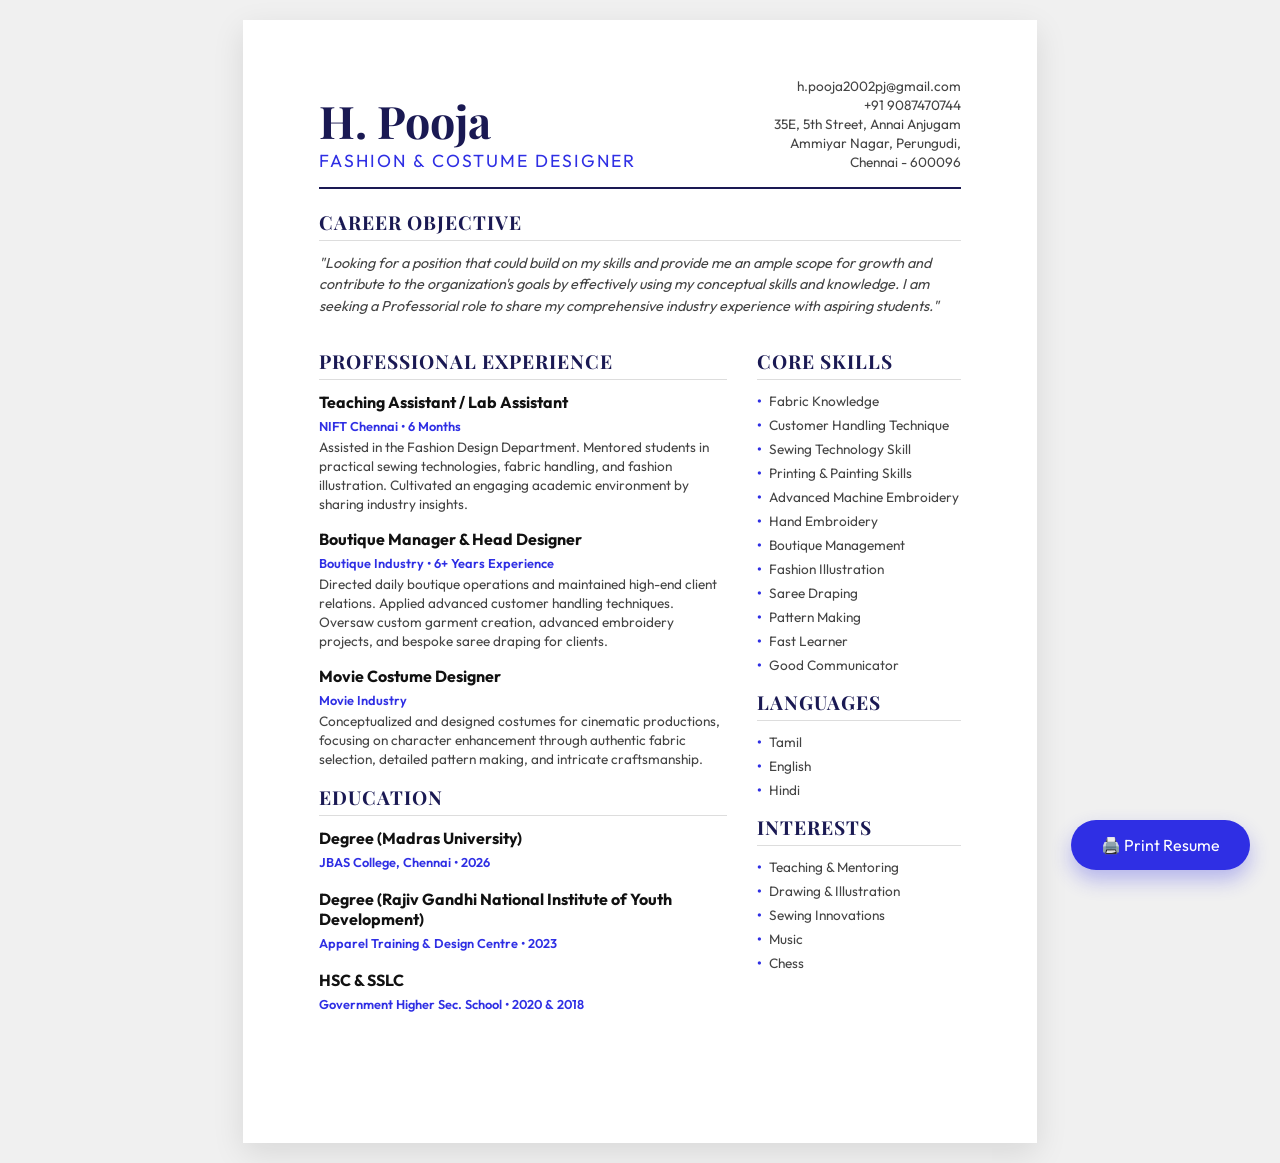
<file: resume.html>
<!DOCTYPE html>
<html lang="en">
<head>
    <meta charset="UTF-8">
    <meta name="viewport" content="width=device-width, initial-scale=1.0">
    <title>H. Pooja | Resume</title>
    <link href="https://fonts.googleapis.com/css2?family=Outfit:wght@300;400;500;600&family=Playfair+Display:ital,wght@0,400;0,600;1,400&display=swap" rel="stylesheet">
    <style>
        :root {
            --bg-color: #ffffff;
            --text-primary: #111111;
            --text-secondary: #444444;
            --accent-color: #1A1953;
            --accent-light: #2F2FE4;
            --font-heading: 'Playfair Display', serif;
            --font-body: 'Outfit', sans-serif;
        }

        * {
            box-sizing: border-box;
            -webkit-print-color-adjust: exact !important;
            print-color-adjust: exact !important;
        }

        body {
            font-family: var(--font-body);
            background-color: #f0f0f0;
            color: var(--text-primary);
            margin: 0;
            padding: 20px;
            display: flex;
            justify-content: center;
            align-items: center;
            min-height: 100vh;
        }

        .resume-page {
            background-color: var(--bg-color);
            width: 210mm;
            height: 297mm; /* Strictly A4 dimensions */
            padding: 15mm 20mm;
            box-shadow: 0 10px 30px rgba(0,0,0,0.1);
            position: relative;
            overflow: hidden; /* Prevents unwanted scrolls that trigger landscape */
        }

        header {
            display: flex;
            justify-content: space-between;
            align-items: flex-end;
            border-bottom: 2px solid var(--accent-color);
            padding-bottom: 15px;
            margin-bottom: 20px;
        }

        .header-left h1 {
            font-family: var(--font-heading);
            font-size: 2.8rem;
            margin: 0 0 5px 0;
            color: var(--accent-color);
            line-height: 1;
        }

        .header-left h2 {
            font-weight: 400;
            font-size: 1.1rem;
            color: var(--accent-light);
            margin: 0;
            letter-spacing: 2px;
            text-transform: uppercase;
        }

        .header-right {
            text-align: right;
            font-size: 0.85rem;
            color: var(--text-secondary);
            line-height: 1.4;
        }

        .section-title {
            font-family: var(--font-heading);
            font-size: 1.2rem;
            color: var(--accent-color);
            border-bottom: 1px solid #ddd;
            padding-bottom: 5px;
            margin-top: 15px;
            margin-bottom: 12px;
            text-transform: uppercase;
            letter-spacing: 1px;
        }

        .objective {
            margin-bottom: 15px;
        }

        .objective p {
            font-size: 0.9rem;
            color: var(--text-secondary);
            line-height: 1.5;
            font-style: italic;
            margin: 0;
        }

        .grid-container {
            display: grid;
            grid-template-columns: 2fr 1fr;
            gap: 30px;
        }

        .item {
            margin-bottom: 15px;
        }

        .item h3 {
            margin: 0 0 3px 0;
            font-size: 1rem;
            color: var(--text-primary);
        }

        .item .date {
            color: var(--accent-light);
            font-size: 0.8rem;
            font-weight: 600;
            margin-bottom: 4px;
            display: inline-block;
        }

        .item p {
            margin: 0;
            font-size: 0.85rem;
            color: var(--text-secondary);
            line-height: 1.4;
        }

        .skills-list {
            list-style-type: none;
            padding: 0;
            margin: 0;
        }

        .skills-list li {
            margin-bottom: 6px;
            position: relative;
            padding-left: 12px;
            font-size: 0.85rem;
            color: var(--text-secondary);
        }

        .skills-list li::before {
            content: "•";
            position: absolute;
            left: 0;
            color: var(--accent-light);
            font-weight: bold;
        }

        .print-btn {
            position: fixed;
            bottom: 30px;
            right: 30px;
            background-color: var(--accent-light);
            color: white;
            border: none;
            padding: 15px 30px;
            font-family: var(--font-body);
            font-size: 1rem;
            border-radius: 30px;
            cursor: pointer;
            box-shadow: 0 10px 20px rgba(47, 47, 228, 0.3);
            transition: transform 0.2s ease;
            z-index: 1000;
        }

        .print-btn:hover {
            transform: translateY(-3px);
            background-color: var(--accent-color);
        }

        @media print {
            @page {
                size: A4 portrait; /* explicitly force A4 portrait */
                margin: 0; /* no browser margins */
            }
            body {
                background-color: white;
                margin: 0;
                padding: 0;
                width: 210mm;
                height: 297mm;
                align-items: flex-start;
            }
            .resume-page {
                box-shadow: none;
                width: 210mm;
                height: 297mm;
                margin: 0;
                page-break-after: avoid;
                page-break-before: avoid;
                border: none;
            }
            .print-btn {
                display: none !important;
            }
        }
    </style>
</head>
<body>
    <button class="print-btn" onclick="window.print()">🖨️ Print Resume</button>

    <div class="resume-page">
        <header>
            <div class="header-left">
                <h1>H. Pooja</h1>
                <h2>Fashion & Costume Designer</h2>
            </div>
            <div class="header-right">
                h.pooja2002pj@gmail.com<br>
                +91 9087470744<br>
                35E, 5th Street, Annai Anjugam<br>
                Ammiyar Nagar, Perungudi,<br>
                Chennai - 600096
            </div>
        </header>

        <div class="objective">
            <h2 class="section-title">Career Objective</h2>
            <p>
                "Looking for a position that could build on my skills and provide me an ample scope for growth and contribute to the organization's goals by effectively using my conceptual skills and knowledge. I am seeking a Professorial role to share my comprehensive industry experience with aspiring students."
            </p>
        </div>

        <div class="grid-container">
            <div class="left-col">
                <h2 class="section-title">Professional Experience</h2>
                
                <div class="item">
                    <h3>Teaching Assistant / Lab Assistant</h3>
                    <span class="date">NIFT Chennai • 6 Months</span>
                    <p>Assisted in the Fashion Design Department. Mentored students in practical sewing technologies, fabric handling, and fashion illustration. Cultivated an engaging academic environment by sharing industry insights.</p>
                </div>

                <div class="item">
                    <h3>Boutique Manager & Head Designer</h3>
                    <span class="date">Boutique Industry • 6+ Years Experience</span>
                    <p>Directed daily boutique operations and maintained high-end client relations. Applied advanced customer handling techniques. Oversaw custom garment creation, advanced embroidery projects, and bespoke saree draping for clients.</p>
                </div>

                <div class="item">
                    <h3>Movie Costume Designer</h3>
                    <span class="date">Movie Industry</span>
                    <p>Conceptualized and designed costumes for cinematic productions, focusing on character enhancement through authentic fabric selection, detailed pattern making, and intricate craftsmanship.</p>
                </div>

                <h2 class="section-title">Education</h2>
                <div class="item">
                    <h3>Degree (Madras University)</h3>
                    <span class="date">JBAS College, Chennai • 2026</span>
                </div>
                <div class="item">
                    <h3>Degree (Rajiv Gandhi National Institute of Youth Development)</h3>
                    <span class="date">Apparel Training & Design Centre • 2023</span>
                </div>
                <div class="item">
                    <h3>HSC & SSLC</h3>
                    <span class="date">Government Higher Sec. School • 2020 & 2018</span>
                </div>
            </div>

            <div class="right-col">
                <h2 class="section-title">Core Skills</h2>
                <ul class="skills-list">
                    <li>Fabric Knowledge</li>
                    <li>Customer Handling Technique</li>
                    <li>Sewing Technology Skill</li>
                    <li>Printing & Painting Skills</li>
                    <li>Advanced Machine Embroidery</li>
                    <li>Hand Embroidery</li>
                    <li>Boutique Management</li>
                    <li>Fashion Illustration</li>
                    <li>Saree Draping</li>
                    <li>Pattern Making</li>
                    <li>Fast Learner</li>
                    <li>Good Communicator</li>
                </ul>

                <h2 class="section-title">Languages</h2>
                <ul class="skills-list">
                    <li>Tamil</li>
                    <li>English</li>
                    <li>Hindi</li>
                </ul>

                <h2 class="section-title">Interests</h2>
                <ul class="skills-list">
                    <li>Teaching & Mentoring</li>
                    <li>Drawing & Illustration</li>
                    <li>Sewing Innovations</li>
                    <li>Music</li>
                    <li>Chess</li>
                </ul>
            </div>
        </div>
    </div>
</body>
</html>
</file>
